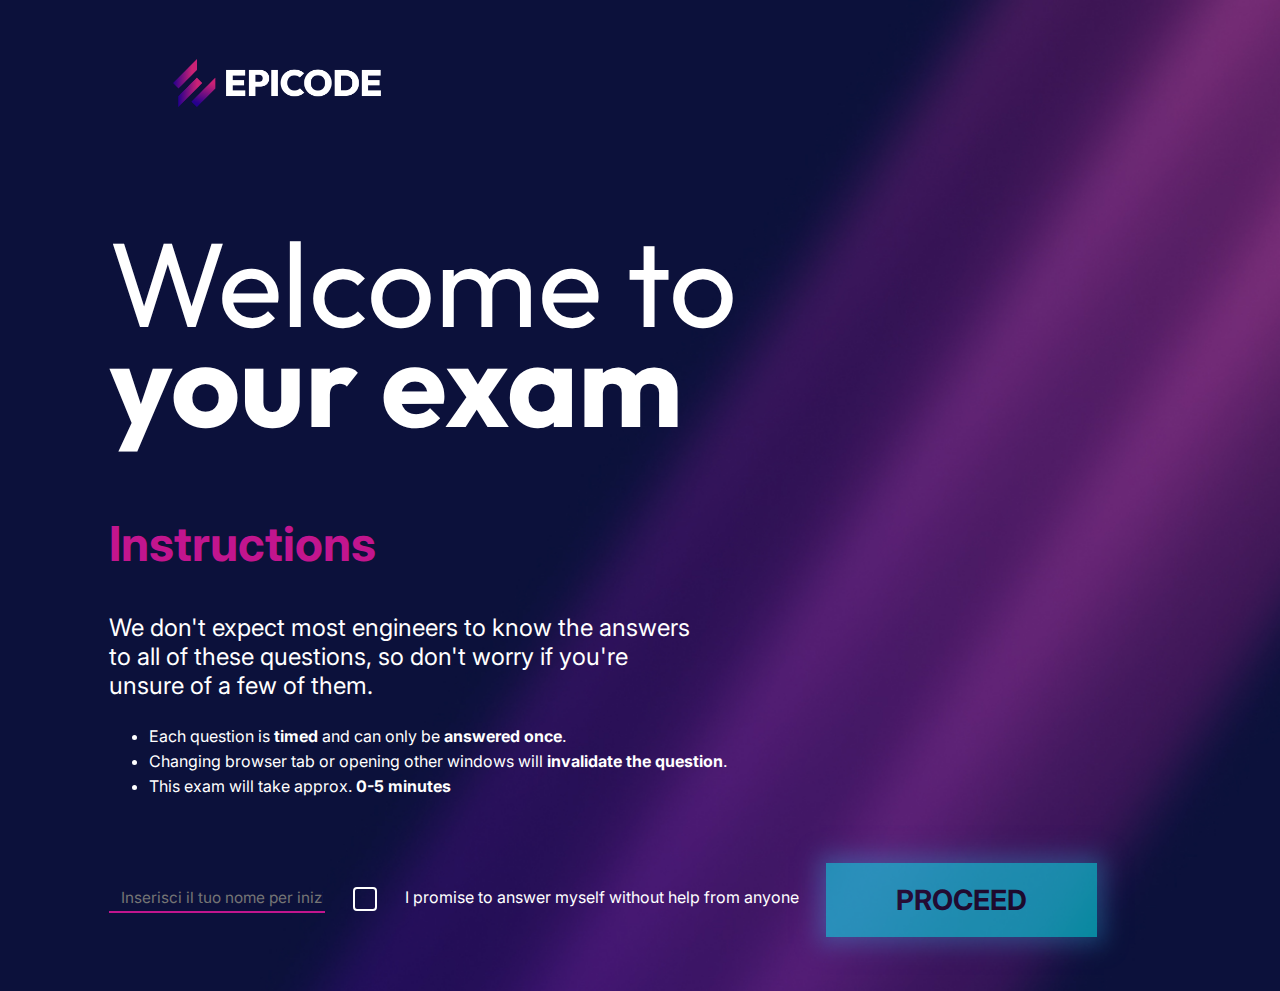
<file: index.html>
<!DOCTYPE html>
<html lang="it">

<head>
    <meta charset="UTF-8">
    <meta name="viewport" content="width=device-width, initial-scale=1.0">
    <link rel="stylesheet" href="assets/css/style.css">
    <title>QUIZ</title>
</head>

<body>
    <div class="bodyDiv">
        <header>
            <div class="intestazione"> <!--cosi con un unico CSS modifichiamo l'intestazione in tutte le pag. Luca-->
                <img src="assets/img/epicode_logo.png" alt="Logo-Epicode" class="logo">
                <!-- la scritta epicode sta gia nel logo sopra scritto, Luca <h2>EPICODE</h2>  -->
            </div>
        </header>
        

        <main>
            <div>
                <h1 class="title-first-page">Welcome to<br> <!-- per andare a capo altre idee zero, Luca-->
                    <span>your exam</span>
                </h1>
            </div>

            <section>
                <div>
                    <h2 id="instructions">Instructions</h2> <!--aggiunto span per formattazione del grassetto, Luca-->
                </div>
                <div class="instructionsText">
                    <p>We don't expect most engineers to know the answers to all of these questions, so don't worry if
                        you're unsure of a few of them.</p>
                </div>

                <div>
                    <ul>
                        <li>Each question is <span>timed</span> and can only be <span>answered once</span>.</li>
                        <li> Changing browser tab or opening other windows will <span>invalidate the question</span>.
                        </li>
                        <li>This exam will take approx. <span>0-5 minutes</span></li>
                    </ul>
                </div>
            </section>

            <form action="question.html" id="myForm">
                <input type="text" name="name1" id="name1" placeholder="Inserisci il tuo nome per iniziare il quiz" required>
                <input type="checkbox" name="promise" id="promise" required>
                <label for="promise" class="personalCheckbox"></label> <p class="pCheckbox">I promise to answer myself without help from anyone</p>

                <button type="submit" id="btnPromise" class="indexButton">PROCEED</button>
            </form>
        </main>

        <script src="assets/js/javascript.js"></script>
    </div>
</body>

</html>
</file>
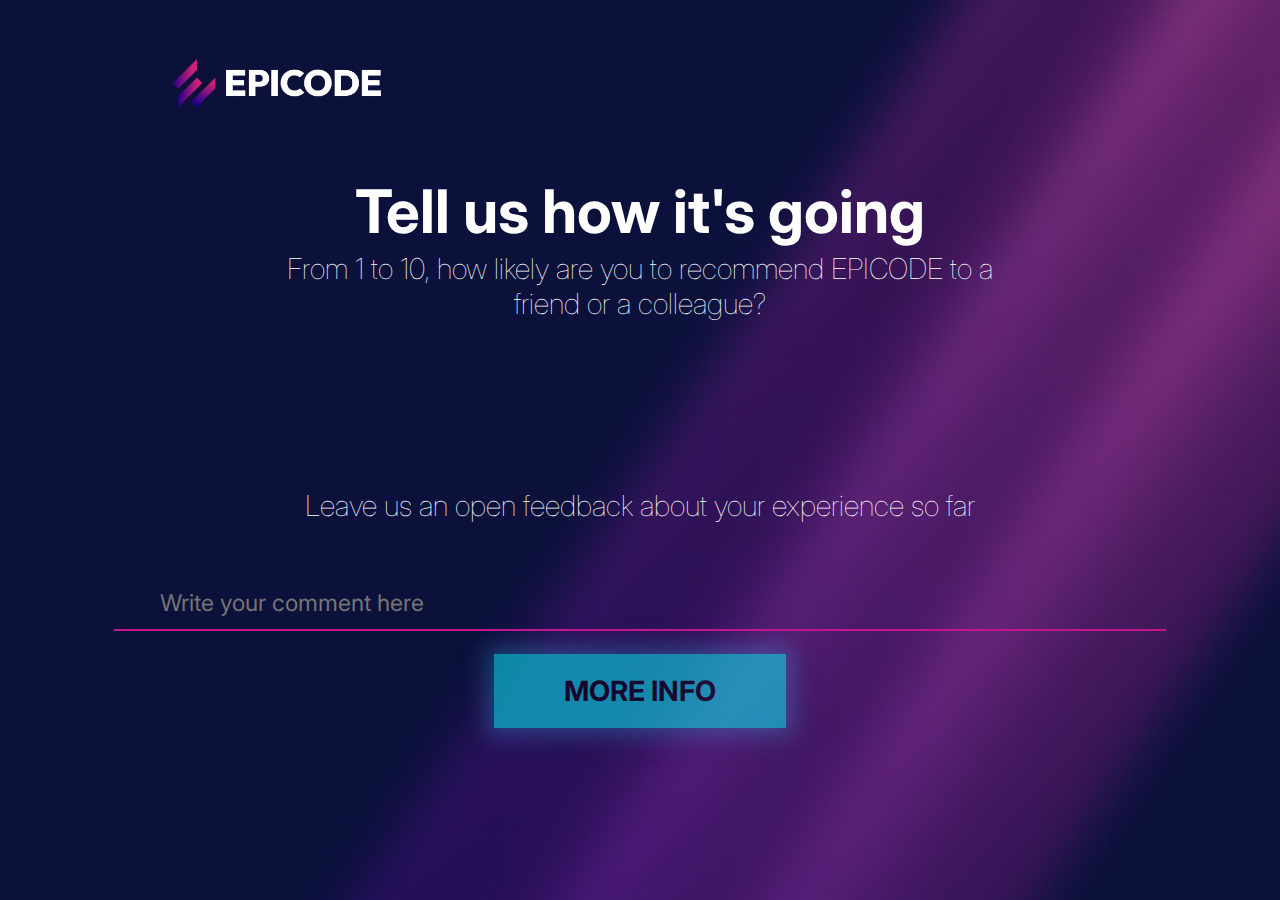
<file: feedback.html>
<!DOCTYPE html>
<html lang="it">

<head>
    <meta charset="UTF-8">
    <meta name="viewport" content="width=device-width, initial-scale=1.0">
    <link rel="stylesheet" href="https://cdnjs.cloudflare.com/ajax/libs/font-awesome/6.5.2/css/all.min.css" integrity="sha512-SnH5WK+bZxgPHs44uWIX+LLJAJ9/2PkPKZ5QiAj6Ta86w+fsb2TkcmfRyVX3pBnMFcV7oQPJkl9QevSCWr3W6A==" crossorigin="anonymous" referrerpolicy="no-referrer" />
    <link rel="stylesheet" href="assets/css/style.css">
    <title>Feedback</title>
</head>

<body>
    <div class="bodyDiv opacityDiv">
        <header>
            <div class="intestazione"> <!--cosi con un unico CSS modifichiamo l'intestazione in tutte le pag. Luca-->
                <img src="assets/img/epicode_logo.png" alt="Logo-Epicode" class="logo">
                <!-- la scritta epicode sta gia nel logo sopra scritto, Luca <h2>EPICODE</h2>  -->
            </div>
        </header>

        <main class="mainFeed">
            <div class="title_allPages">
                <h1>Tell us how it's going</h1>
                <p>From 1 to 10, how likely are you to recommend EPICODE to a friend or a colleague?</p>
            </div>

            <div class="rate1">
                <div class="rate">
                    <i class="fa-solid fa-star star"></i>
                    <i class="fa-solid fa-star star"></i>
                    <i class="fa-solid fa-star star"></i>
                    <i class="fa-solid fa-star star"></i>
                    <i class="fa-solid fa-star star"></i>
                    <i class="fa-solid fa-star star"></i>
                    <i class="fa-solid fa-star star"></i>
                    <i class="fa-solid fa-star star"></i>
                    <i class="fa-solid fa-star star"></i>
                    <i class="fa-solid fa-star star"></i>
                </div>
            </div>

            <div>
                <p>Leave us an open feedback about your experience so far</p>
            </div>

            <form id="formMoreInfo">
                <div>
                    <input type="text" name="feedback" id="feedback" placeholder="Write your comment here">
                </div>
                <div class="linea"></div>
                <div>
                    <button type="button" id="moreInfo" class="feedbackButton">MORE INFO</button>
                </div>
            </form>

        </main>
        <script src="assets/js/feedback.js"></script>
    </div>
</body>

</html>
</file>
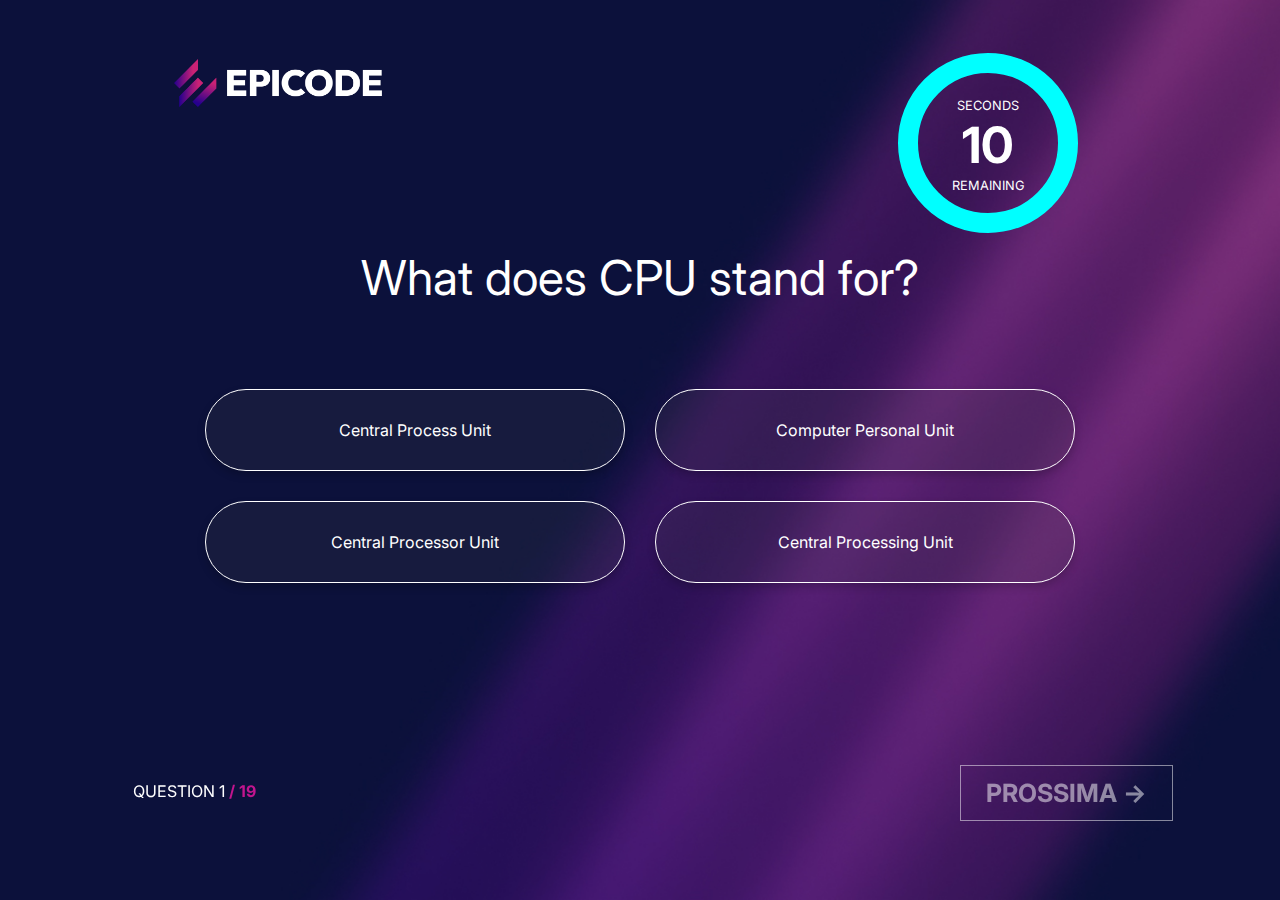
<file: question.html>
<!DOCTYPE html>
<html lang="it">

<head>
  <meta charset="UTF-8" />
  <meta name="viewport" content="width=device-width, initial-scale=1.0" />
  <link rel="stylesheet" href="assets/css/style.css" />
  <title>Questions</title>
</head>

<body class="bodyDiv">
  <header>
    <div>
      <img src="assets/img/epicode_logo.png" alt="Logo-Epicode" class="logo"> <!-- LOGO EPICODE -->
    </div>
  </header>

  <main>

    <div class="timerCircle">
      <div id="timer"><svg width="200" height="200">
          <circle class="circle" cx="100" cy="100" r="80" />
        </svg>
      </div>
      <p class="seconds">SECONDS</p>
      <p class="remaining">REMAINING</p>
    </div>


    <!-- TIMER AD OGNI DOMANDA -->


    <section>
      <!-- SECTION PER LE DOMANDE -->
      <div id="question"></div>
      <!-- CONTENITORE PER LA DOMANDA -->

      <div id="answers"></div>
      <!-- CONTENITORE PER LE RISPOSTE -->
    </section>

    <div>
      <button type="button" id="btnAvanti" class="btnAvanti">PROSSIMA &#8594</button> <!-- carattere speciale per la freccia-->

      <!-- BUTTON PER AVANZARE LE DOMANDE -->
    </div>

    <div id="countQuestions"></div>
    <!-- CONTATORE DI DOMANDE -->
  </main>

  <script src="assets/js/question.js"></script>
</body>

</html>
</file>
<file: assets/css/style.css>
@import url('https://fonts.googleapis.com/css2?family=Outfit:wght@100..900&display=swap');
@import url('https://fonts.googleapis.com/css2?family=Inter:wght@100..900&display=swap');


* {
    /* font fornito dal prof, Luca */
    font-weight: 400;
    /* grossezza del testo per differenziarlo dal grasstto, Luca */
    font-family: "Inter", sans-serif;
}




body {
    background-image: url("../img/bg.jpg");
    /* carico l'immagine di sfondo, Luca */
    background-size: cover;
    /* cover = copre la grandezza del body, Luca */
    color: white;
    /*aggiunta mia per la seconda pagina insieme vediamo se tenerla o cambiarla, Carmine*/
}

.bodyDiv {
    color: white;
    /* colore bianco alle scritte, Luca */
    padding: 4% 8%;
}

.opacityDiv {
    transition-duration: 0.3s;
    user-select: none;
}


#btnPromise {
    cursor: pointer;
    transition-duration: 0.3s;
}

.mainFeed {
    margin: 2em auto;
    text-align: center;
    font-size: 1.8em;
}

.mainFeed p {
    /* PROVA TEAM JS */
    margin: 2rem 10rem;
    font-weight: 100;
}

.logo {
    height: 3em;
    /* imposto la grandezza del logo, Luca */
    margin-left: 6%;
    margin-bottom: 4%;
}

span {
    font-weight: bold;
    /* ogni span sara grassetto, Luca */
}

.title-first-page span,
.title-first-page {
    /* formattazione titolo pagina principale */
    font-size: 120px;
    line-height: 100px;
    font-family: "Outfit", sans-serif;

}

.title_allPages h1 {
    font-size: 60px;
    font-weight: bold;
    line-height: 0px;
}

.title_allPages h2 {
    font-size: 1.15em;
    font-family: "Outfit", sans-serif;
}

.title_allPages {
    margin-bottom: 50px;
}


#instructions {
    color: #C2158E;
    /* colore dell'instruction prima pagina, Luca */
    font-size: 3em;
    font-weight: bold;
}

.instructionsText {
    margin-right: 20em;
    font-size: 1.5em;
}

main .logo-img {
    /* margini da applicare presumibilmente a tutte le pagine, Luca */
    margin-left: 7%;
    margin-top: 3%;
}

ul {
    line-height: 25px;
    margin-bottom: 4em;
}

.indexButton {
    float: right;
    margin-right: 7%;
    font-size: 28px;
    padding-top: 20px;
    padding-bottom: 20px;
    font-weight: bold;
    border: none;
    background-color: #00FFFF;
    color: black;
    -webkit-box-shadow: 0px 0px 21px 7px rgba(43, 210, 255, 0.5);
    box-shadow: 0px 0px 21px 7px rgba(43, 210, 255, 0.5);
    padding-left: 2.5em;
    padding-right: 2.5em;
}

.feedbackButton {
    text-align: center;
    font-size: 28px;
    padding-top: 20px;
    padding-bottom: 20px;
    font-weight: bold;
    border: none;
    background-color: #00FFFF;
    color: black;
    -webkit-box-shadow: 0px 0px 21px 7px rgba(43, 210, 255, 0.5);
    box-shadow: 0px 0px 21px 7px rgba(43, 210, 255, 0.5);
    padding-left: 2.5em;
    padding-right: 2.5em;
    transition-duration: 0.3s;
    cursor: pointer;

}

input[type="checkbox"] {
    opacity: 0;
    position: relative;
    left: 25px;
}

.personalCheckbox {
    position: relative;
    display: inline-block;
    width: 20px;
    height: 20px;
    background-color: #cccccc00;
    border: 2px solid white;
    border-radius: 4px;
    cursor: pointer;
    vertical-align: middle;
    margin-right: 1.5em;
}

.personalCheckbox:after {
    content: "⅃";
    color: #920869;
    position: absolute;
    display: none;
    left: 6px;
    top: 2px;
    width: 6px;
    height: 12px;
    border: solid #920869;
    border-width: 0 2px 2px 0;
    transform: rotate(45deg);
}


input[type="checkbox"]:checked+.personalCheckbox {
    background-color: #8208923f;
}


input[type="checkbox"]:checked+.personalCheckbox:after {
    display: inline-block;
}

form p {
    display: inline-block
}

/* Colora tutte le stelle fino alla stella su cui si trova il mouse */

.rate1 {
    display: inline-block;
    margin-bottom: 50px;
}

.star {
    color: #ffffff3a;
    display: inline-block;
    font-size: 1.8em;
    transition-duration: 0.3s;
}


.star:hover {
    transform: scale(1.2);
}

.rate i {
    margin: 0;
}

.rate i:hover~i {
    color: #cecece;
}

.rate:hover i {
    color: #00FFFF;
}

.rate i {
    cursor: pointer;
}

.rate .clickStar {
    color: #00FFFF;
}

/* Colora tutte le stelle fino alla stella su cui si trova il mouse */

#feedback {
    color: white;
    width: 60rem;
    background-color: transparent;
    border: none;
    outline: none;
    align-self: left;
    border-bottom: #C2158E solid 2px;
    margin: 1em 0;
    font-size: 23px;
    padding: 0.5em 2em;
}


.click:hover {
    background-color: #fc1c8c;
}

#question {
    margin: 0 10em;
    line-height: 3em;
    margin-top: 100px;
}

#question h1 {
    font-size: 300%;
    text-align: center;
    /*LUCA questo lo vedi?*/
}

#countQuestions span {
    color: #C2158E;
}

#countQuestions {
    position: fixed;
    top: 85%;
    right: 80%;
}


#answers {
    text-align: center;
    margin: 4.5rem;
}

.answersDiv {
    display: inline-block;
    text-align: center;
    align-content: center;
    width: calc(49% - 30px);
    height: 80px;
    border: 1px solid rgb(255, 255, 255);
    border-radius: 50px;
    margin: 15px;
    user-select: none;
    cursor: pointer;
    transition: 0.3s;
    box-shadow: 0 4px 8px rgba(0, 0, 0, 0.2);
    background-color: #54545428;
}

.answersDiv:hover {
    /* QUANDO PASSI COL CURSORE */
    /* background: rgb(2,0,36); */
    background-color: rgba(106, 106, 106, 0.342);
}

.click {
    background: linear-gradient(173deg, #CC0092 0%, #b1009c 35%, #8A0079 100%);
}


/* ----------- modifiche mockup domande 03 07 --------------- */


.btnAvanti {
    /* bottone per andare avanti nelle domande, Luca */
    border: 1px solid white;
    background-color: transparent;
    color: white;
    cursor: pointer;
    font-size: 25px;
    padding-top: 12px;
    padding-bottom: 12px;
    padding-right: 25px;
    padding-left: 25px;
    font-weight: bold;
    margin-right: 7%;
    transition-duration: 0.3s;
    
}

.rateUs {
    /* bottone per andare avanti nelle domande, Luca */
    border: 1px solid white;
    background-color: #0b113b1e;
    -webkit-box-shadow: 0px 0px 21px 7px rgba(43, 210, 255, 0.2);
    box-shadow: 0px 0px 21px 7px rgba(43, 210, 255, 0.2);
    color: white;
    cursor: pointer;
    font-size: 25px;
    padding-top: 15px;
    padding-bottom: 15px;
    padding-right: 60px;
    padding-left: 60px;
    font-weight: bold;
    margin-bottom: 60px;
}

#btnAvanti {
    position: fixed;
    top: 85%;
    left: 75%;
    /* float: right; */
}

@keyframes circletimer {
    0% {
        stroke-dashoffset: 500;
        stroke-dasharray: 500;
    }

    100% {
        stroke-dashoffset: 0;
        stroke-dasharray: 500;
    }
}

#timer p {
    position: absolute;
    top: 25%;
    left: 50%;
    transform: translate(-50%, -50%);
    color: #ffffff;
    font-size: 50px;
    font-weight: 700;
}


.timerCircle {
    position: absolute;
    top: 5%;
    right: 15%;
    width: 200px;
    height: 200px;
    display: flex;
    flex-direction: column;
    align-items: center;
    justify-content: center;
}

svg {
    background-color: transparent;
    transform: rotateZ(-90deg);
}

svg .circle {
    stroke: #00FFFF;
    stroke-width: 20;
    fill: transparent;
    stroke-dashoffset: 500;
    stroke-dasharray: 0;
    animation: 10s circletimer linear infinite;
}

.seconds,
.remaining {
    font-size: 0.8em;
    position: absolute;
}

.seconds {
    top: 20%;
}

.remaining {
    top: 60%;
}

#graphicResults {
    position: relative;
}

#textResults p,
#textResults h4 {
    margin: 0;
}

#textResults h4 {
    font-size: 1.1em;
}

#textResults p {
    margin: 30px 85px 0 85px;
}

#textResults {
    position: absolute;
    bottom: 27%;
    font-size: 0.6em;
}

.resultsText h2 {
    font-size: 2em;
    margin: 0;
    line-height: 60px;
}

.resultsText p {
    margin: 0;
}

.resultsText {
    display: inline-block;
    vertical-align: middle;
    text-align: center;
    margin: 0 80px;
}

.resultsText h2 {
    font-family: "Outfit", sans-serif;
}


#myDoughnutChart {
    width: 400px !important;
    height: 400px !important;
}


.inline {
    margin-bottom: 60px;
    text-align: center;
}




/* CONFETTI */

.confetti {
    position: fixed;
    top: 0;
    width: 7px;
    height: 7px;
    background: red;
    opacity: 0.9;
    animation: fall linear infinite;
}

@keyframes fall {
    to {
        transform: translateY(100vh);
    }
}

/* prove per il html2pdf */

#name1 {
    width: 20%;
    height: 3vh;
    color: white;
    background-color: transparent;
    border: none;
    outline: none;
    align-self: left;
    border-bottom: #C2158E solid 2px;
    margin: 1em 0;
    font-size: 1.2em;
}

#name1::placeholder {
    padding-left: 10px;
    font-size: 0.8em;
}


.absolute {
    display: none;
    position: absolute;
    width: 720px;
    height: 405px;
    right: 2%;
    bottom: 60%;
    transform: scale(0.5);
}

.absolute:before,
.block:after {
    content: '';
    position: absolute;
    left: -2px;
    top: -2px;
    background: linear-gradient(45deg, #fb0094, #0000ff, #00ff00, #ffff00, #ff0000, #fb0094,
            #0000ff, #00ff00, #ffff00, #ff0000);
    background-size: 400%;
    width: calc(100% + 5px);
    height: calc(100% + 4px);
    z-index: -1;
    animation: steam 20s linear infinite;
}

@keyframes steam {
    0% {
        background-position: 0 0;
    }

    50% {
        background-position: 400% 0;
    }

    100% {
        background-position: 0 0;
    }
}





#certificazioneDiv {
    position: relative;
    width: 720px;
    height: 405px;
    margin: 0;
    padding: 0;
}

#certificato {
    width: 100%;
    height: 100%;
    display: block;
    padding: 0;
    margin: 0;
}

#nameCertificato {
    font-size: 3em;
    position: absolute;
    top: 29%;
    left: 9.5%;
}

#dateCertificato {
    position: absolute;
    font-size: 0.9em;
    top: 75%;
    left: 9.5%;
}

#generatePDF {
    cursor: pointer;
    font-size: 2.8em;
    position: relative;
    bottom: 80%;
    left: 48%;
    transition-duration: 0.3s;
    opacity: 0.5;
}

#generatePDF:hover {
    transform: scale(1.3);
    opacity: 1;
}


.verde {
    padding-left: 20px;
    color: green;
}

.rosso {
    padding-left: 20px;
    color: red;
}

#questionsResults ul {
    margin: 0;
    padding: 0;
}

#questionsResults {
    border-radius: 25px;
    box-shadow: 10px 10px 40px -8px rgba(0, 255, 255, 0.2);
    padding: 15px 50px;
    background-color: rgba(0, 255, 255, 0.04);
}


#questionsResults li p,
#questionsResults li {
    font-family: 'Outfit', sans-serif;
}

#questionsResults li {
    position: relative;
    font-size: 1.4em;
    list-style: none;
    user-select: none;
    cursor: pointer;
    margin: 30px 0;
    border-bottom: 1px solid rgba(0, 255, 255, 0.3);
    padding-bottom: 15px;
}

#questionsResults li div {
    cursor: default;
    margin-left: 70px;
    margin-top: 15px;
}

#questionsResults li div p {
    margin: 0px;
    margin-bottom: 3px;
}

.hidden {
    display: none;
    font-size: 0.7em;
}

.rightClass {
    position: absolute;
    right: 1%;
    font-size: 0.7em;
    transition-duration: 0.3s;
}


.classX::before {
    content: '\f057';
    font-family: 'Font Awesome 5 Free';
    font-weight: 100;
    margin-right: 20px;
    margin-left: 10px;
    color: rgba(255, 0, 0, 0.7);
}

.classV::before {
    content: '\f058';
    font-family: 'Font Awesome 5 Free';
    font-weight: 100;
    margin-right: 20px;
    margin-left: 10px;
    color: rgba(0, 128, 0, 0.7);
}





#tornaSuBtn {
    display: none;
    position: fixed;
    bottom: 30px;
    right: 30px;
    z-index: 9999;
}

.torna-su svg {
    fill: rgba(0, 255, 255, 0.5);
    width: 30px;
    transition-duration: 0.3s;
    transform: rotate(0deg);
}

.torna-su svg:hover {
    scale: 1.2;
    fill: #00FFFF;
}

/* alert button */

.alertButton {

    font-size: 16px;
    padding-top: 10px;
    padding-bottom: 10px;
    font-weight: bold;
    border: none;
    background-color: #00FFFF;
    color: black;
    -webkit-box-shadow: 0px 0px 21px 7px rgba(43, 210, 255, 0.5);
    box-shadow: 0px 0px 21px 7px rgba(43, 210, 255, 0.5);
    padding-left: 2.5em;
    padding-right: 2.5em;
    cursor: pointer;
    position: absolute;
    top: 68%;
    left: 72%;

}

.divAlert {
    font-size: 1.2em;
    overflow-wrap: break-word;
    position: relative;
    width: 350px;
    height: 120px;
    border: 2px solid #17192B;
    border-radius: 5px;
    padding: 30px 50px;
    background-image: url(../img/bg.jpg);
    -webkit-box-shadow: 0px 0px 21px 7px rgba(43, 209, 255, 0.308);
    box-shadow: 0px 0px 21px 7px rgba(43, 209, 255, 0.308);
    position: fixed;
    top: 20px;
    right: 0%;
    left: 0%;
    margin: auto;
    font-family: "Arial", sans-serif;
    color: white;
    background-size: cover;


}


.invisible {
    height: 100%;
    width: 110%;
    position: fixed;
    top: 0;
    background-color: white;
    opacity: 0;
}
</file>
